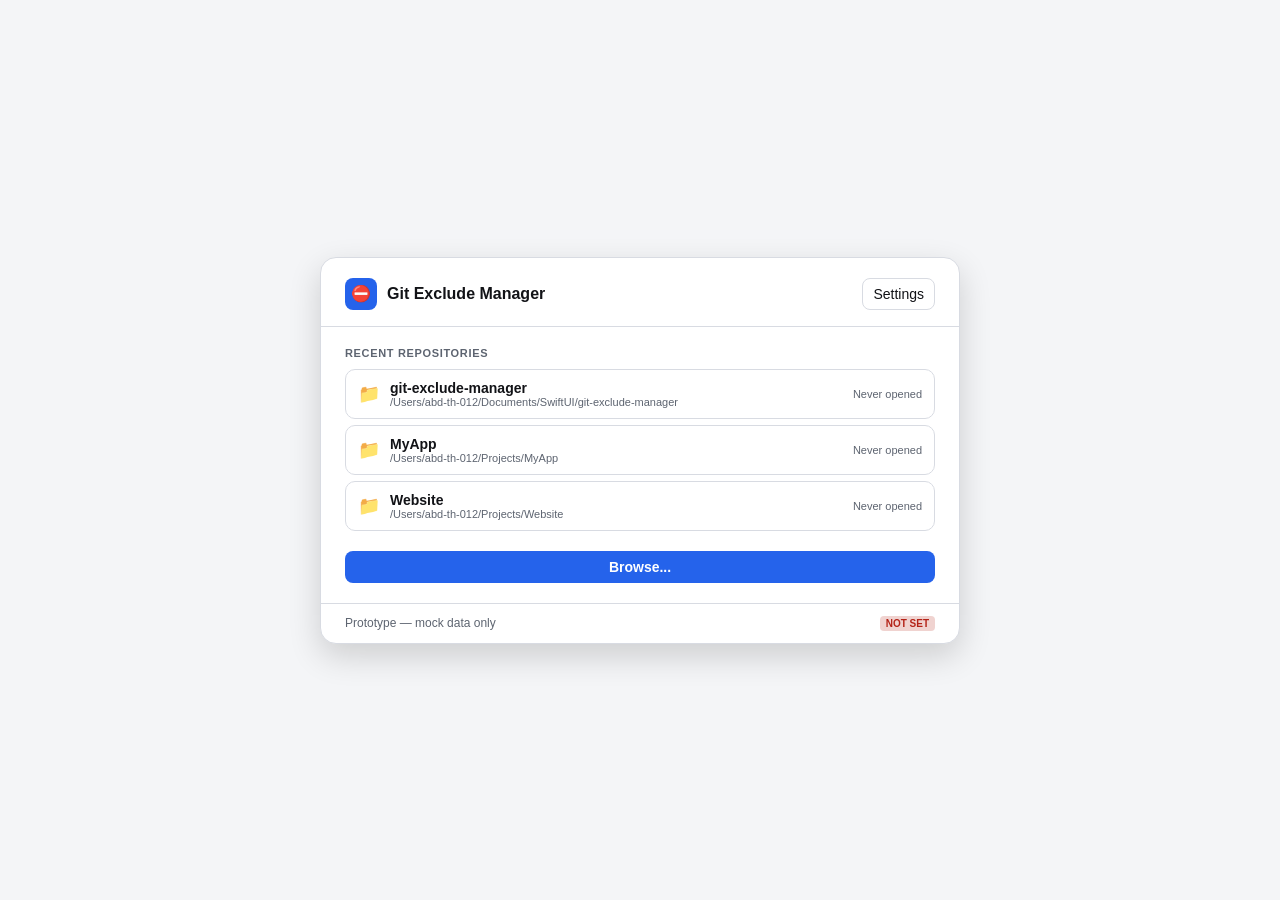
<file: .prototype/index.html>
<!doctype html>
<html lang="en">
<head>
  <meta charset="UTF-8">
  <meta name="viewport" content="width=device-width, initial-scale=1.0">
  <title>Git Exclude Manager</title>
  <link rel="stylesheet" href="stylesheets/app.css">
</head>
<body class="landing-body">
  <div class="landing-window">

    <!-- ── Header ───────────────────────────────────────── -->
    <header class="landing-header">
      <div class="landing-logo">
        <div class="landing-logo-icon">⛔</div>
        <span class="landing-title" id="landingTitle">Git Exclude Manager</span>
      </div>
      <div class="toolbar-group">
        <!-- Settings dropdown -->
        <div class="settings-menu-wrap">
          <button id="settingsButton">Settings</button>
          <div class="settings-dropdown" id="settingsDropdown">

            <div class="settings-dropdown-section-label" id="dropdownLabelLanguage">Language</div>
            <div class="language-options">
              <button class="language-option" data-lang-val="en" id="langEnglish">
                <span class="lang-icon">🇺🇸</span>
                <span id="langEnglishLabel">English</span>
              </button>
              <button class="language-option" data-lang-val="th" id="langThai">
                <span class="lang-icon">🇹🇭</span>
                <span id="langThaiLabel">ไทย</span>
              </button>
            </div>

            <div class="settings-dropdown-divider"></div>

            <div class="settings-dropdown-section-label" id="dropdownLabelAppearance">Appearance</div>
            <div class="theme-options">
              <button class="theme-option" data-theme-val="system" id="themeSystem">
                <span class="theme-icon">💻</span>
                <span id="themeSystemLabel">System</span>
              </button>
              <button class="theme-option" data-theme-val="light" id="themeLight">
                <span class="theme-icon">☀️</span>
                <span id="themeLightLabel">Light</span>
              </button>
              <button class="theme-option" data-theme-val="dark" id="themeDark">
                <span class="theme-icon">🌙</span>
                <span id="themeDarkLabel">Dark</span>
              </button>
            </div>

            <div class="settings-dropdown-divider"></div>

            <button class="settings-dropdown-item" id="openAiSettingsItem">
              <span class="item-icon">🤖</span>
              <span class="item-label" id="dropdownLabelAiApi">AI API Settings</span>
              <span class="item-badge" id="aiApiStatusBadge">Not Set</span>
            </button>

            <div class="settings-dropdown-divider"></div>

            <button class="settings-dropdown-item" id="openHelpItem">
              <span class="item-icon">❓</span>
              <span class="item-label" id="dropdownLabelHelp">Help</span>
            </button>
            <button class="settings-dropdown-item" id="openAboutItem">
              <span class="item-icon">ℹ️</span>
              <span class="item-label" id="dropdownLabelAbout">About</span>
            </button>

          </div>
        </div>
      </div>
    </header>

    <!-- ── Body ─────────────────────────────────────────── -->
    <div class="landing-body-content">

      <div class="landing-section-label" id="recentLabel"></div>
      <div id="recentList" class="recent-list"></div>

      <div class="landing-actions">
        <button class="primary" id="browseButton" style="flex:1;"></button>
      </div>

    </div>

    <!-- ── Footer ───────────────────────────────────────── -->
    <footer class="landing-footer">
      <span style="font-size:12px; color:var(--sub);" id="footerNote"></span>
      <span id="aiStatusBadge" class="badge warn"></span>
    </footer>

  </div>

  <!-- ── Settings dialog ──────────────────────────────────── -->
  <dialog id="settingsDialog">
    <form method="dialog" id="settingsForm">
      <div class="modal-head" id="settingsTitle">AI API Settings</div>
      <div class="modal-body settings-grid">
        <label class="field">
          <span class="label" id="labelProvider">Provider</span>
          <select id="settingsProvider">
            <option value="openai">OpenAI</option>
            <option value="anthropic">Anthropic</option>
            <option value="google">Google</option>
            <option value="other">Other</option>
          </select>
        </label>
        <label class="field">
          <span class="label" id="labelApiKey">API Key</span>
          <input id="settingsApiKey" type="password" placeholder="sk-...">
        </label>
        <div class="settings-auto-note" id="settingsAutoNote"></div>
      </div>
      <div class="modal-foot">
        <button value="cancel" id="settingsCancelButton">Cancel</button>
        <button class="primary" value="default" id="settingsSaveButton">Save</button>
      </div>
    </form>
  </dialog>

  <!-- ── About dialog ──────────────────────────────────────── -->
  <dialog id="aboutDialog">
    <div class="modal-head" style="display:flex; justify-content:space-between; align-items:center;">
      <span id="aboutTitle">About</span>
      <button type="button" id="aboutCloseButton" style="font-size:12px; padding:4px 10px;">Close</button>
    </div>
    <div class="modal-body" style="padding:0 20px 20px;">
      <div class="about-logo">
        <div class="about-logo-icon">⛔</div>
        <div class="about-app-name">Git Exclude Manager</div>
        <div class="about-version">Version 0.1.0 (Prototype)</div>
      </div>
      <div class="about-desc">
        Manage your <code>.git/info/exclude</code> files visually.<br>
        Patterns are ignored locally only and never committed.
      </div>
      <div class="about-desc" style="font-size:11px;">
        Built with Swift + SwiftUI · macOS 14+<br>
        © 2026 — MIT License
      </div>
    </div>
  </dialog>

  <!-- ── Help dialog ────────────────────────────────────────── -->
  <dialog id="helpDialog">
    <div class="modal-head" style="display:flex; justify-content:space-between; align-items:center;">
      <span id="helpTitle">Help</span>
      <button type="button" id="helpCloseButton" style="font-size:12px; padding:4px 10px;">Close</button>
    </div>
    <div class="modal-body" style="padding:14px;">
      <div class="help-list">
        <div class="help-item">
          <div class="help-item-icon">📁</div>
          <div class="help-item-body">
            <div class="help-item-title" id="helpItem1Title">Open a Repository</div>
            <div class="help-item-desc" id="helpItem1Desc">Click a recent repository to open it, or use <strong>Browse…</strong> to pick a new folder.</div>
          </div>
        </div>
        <div class="help-item">
          <div class="help-item-icon">✏️</div>
          <div class="help-item-body">
            <div class="help-item-title" id="helpItem2Title">Manage Patterns</div>
            <div class="help-item-desc" id="helpItem2Desc">After opening a repository, add, edit, reorder or toggle patterns in the <code>.git/info/exclude</code> file.</div>
          </div>
        </div>
        <div class="help-item">
          <div class="help-item-icon">🤖</div>
          <div class="help-item-body">
            <div class="help-item-title" id="helpItem3Title">AI Features</div>
            <div class="help-item-desc" id="helpItem3Desc">Configure your AI API key in Settings to enable comment generation and the AI chat assistant.</div>
          </div>
        </div>
      </div>
    </div>
  </dialog>

  <script src="javascripts/shared.js"></script>
  <script>
    let lang = loadStoredLanguage();
    let theme = loadStoredTheme();

    function tl(key) { return t(key, lang); }

    // ── DOM refs ─────────────────────────────────────────────
    const elRecent           = document.getElementById("recentList");
    const elBrowse           = document.getElementById("browseButton");
    const elTitle            = document.getElementById("landingTitle");
    const elAiBadge          = document.getElementById("aiStatusBadge");
    const elFooter           = document.getElementById("footerNote");
    const elLabel            = document.getElementById("recentLabel");
    const elSettingsButton   = document.getElementById("settingsButton");
    const elSettingsDropdown = document.getElementById("settingsDropdown");
    const elLangEnglish      = document.getElementById("langEnglish");
    const elLangThai         = document.getElementById("langThai");
    const elThemeSystem      = document.getElementById("themeSystem");
    const elThemeLight       = document.getElementById("themeLight");
    const elThemeDark        = document.getElementById("themeDark");
    const elAiApiStatusBadge = document.getElementById("aiApiStatusBadge");
    const elSettingsDialog   = document.getElementById("settingsDialog");
    const elSettingsForm     = document.getElementById("settingsForm");
    const elSettingsProvider = document.getElementById("settingsProvider");
    const elSettingsApiKey   = document.getElementById("settingsApiKey");
    const elSettingsAutoNote = document.getElementById("settingsAutoNote");
    const elSettingsCancelButton = document.getElementById("settingsCancelButton");
    const elSettingsSaveButton = document.getElementById("settingsSaveButton");
    const elAboutDialog      = document.getElementById("aboutDialog");
    const elAboutCloseButton = document.getElementById("aboutCloseButton");
    const elHelpDialog       = document.getElementById("helpDialog");
    const elHelpCloseButton  = document.getElementById("helpCloseButton");

    // ── Auto provider config ──────────────────────────────────
    const AUTO_PROVIDER_CONFIG = {
      openai:    { model: "gpt-4o",                       temperature: 0.7 },
      anthropic: { model: "claude-3-5-sonnet-20241022",   temperature: 0.7 },
      google:    { model: "gemini-1.5-pro",               temperature: 0.7 },
      other:     { model: "default",                      temperature: 0.7 }
    };

    function getAutoConfig(provider) {
      return AUTO_PROVIDER_CONFIG[provider] || AUTO_PROVIDER_CONFIG.other;
    }

    // ── Dropdown ──────────────────────────────────────────────
    function toggleDropdown() {
      elSettingsDropdown.classList.toggle("open");
    }

    function closeDropdown() {
      elSettingsDropdown.classList.remove("open");
    }

    // ── Language ──────────────────────────────────────────────
    function applyLanguage(val) {
      lang = val;
      persistLanguage(val);
      [elLangEnglish, elLangThai].forEach(btn => {
        btn.classList.toggle("active", btn.dataset.langVal === val);
      });
      applyI18n();
      updateDropdownI18n();
      renderRecent();
      renderAiBadge();
    }

    // ── Theme ─────────────────────────────────────────────────
    function applyTheme(val) {
      theme = val;
      persistTheme(val);
      if (val === "system") {
        document.documentElement.removeAttribute("data-theme");
      } else {
        document.documentElement.setAttribute("data-theme", val);
      }
      [elThemeSystem, elThemeLight, elThemeDark].forEach(btn => {
        btn.classList.toggle("active", btn.dataset.themeVal === val);
      });
    }

    // ── Settings dialog ───────────────────────────────────────
    function updateAutoNote() {
      const cfg = getAutoConfig(elSettingsProvider.value);
      elSettingsAutoNote.textContent = lang === "th"
        ? `⚡ ระบบจะใช้ ${cfg.model} โดยอัตโนมัติ`
        : `⚡ Model and temperature are set automatically: ${cfg.model}`;
    }

    function openSettings() {
      const stored = loadStoredSettings({ provider: "openai", apiKey: "" });
      elSettingsProvider.value = stored.provider;
      elSettingsApiKey.value   = stored.apiKey;
      updateAutoNote();
      closeDropdown();
      elSettingsDialog.showModal();
    }

    function saveSettings() {
      const provider = elSettingsProvider.value;
      const apiKey   = elSettingsApiKey.value.trim();
      const cfg      = getAutoConfig(provider);
      persistSettings({ provider, apiKey, model: cfg.model, temperature: cfg.temperature });
      renderAiBadge();
      updateDropdownI18n();
    }

    // ── Recent list ───────────────────────────────────────────
    function renderRecent() {
      const recent = loadRecentRepos();
      elRecent.innerHTML = "";

      const mockItems = MOCK_REPOSITORIES.map(r => {
        const stored = recent.find(rr => rr.id === r.id);
        return stored ? { ...r, lastOpened: stored.lastOpened } : { ...r, lastOpened: null };
      });

      const sorted = [
        ...mockItems.filter(r => r.lastOpened !== null).sort((a, b) => b.lastOpened - a.lastOpened),
        ...mockItems.filter(r => r.lastOpened === null)
      ];

      sorted.forEach(repo => {
        const a = document.createElement("a");
        a.className = "recent-item";
        a.href = "main.html?repo=" + repo.id;

        const icon = document.createElement("div");
        icon.className   = "recent-item-icon";
        icon.textContent = "📁";

        const info = document.createElement("div");
        info.className = "recent-item-info";
        const name = document.createElement("div");
        name.className   = "recent-item-name";
        name.textContent = repo.name;
        const path = document.createElement("div");
        path.className   = "recent-item-path";
        path.textContent = repo.path;
        info.append(name, path);

        const time = document.createElement("div");
        time.className   = "recent-item-time";
        time.textContent = repo.lastOpened
          ? relativeTime(repo.lastOpened, lang)
          : (lang === "th" ? "ยังไม่เคยเปิด" : "Never opened");

        a.append(icon, info, time);
        elRecent.appendChild(a);
      });
    }

    // ── AI badge ──────────────────────────────────────────────
    function renderAiBadge() {
      const stored = loadStoredSettings({ provider: "openai", apiKey: "" });
      const ok     = stored.apiKey.trim().length > 0;
      const label  = ok ? tl("ai.configured") : tl("ai.notConfigured");
      elAiBadge.textContent        = label;
      elAiBadge.className          = "badge " + (ok ? "ok" : "warn");
      elAiApiStatusBadge.textContent = label;
      elAiApiStatusBadge.className   = "item-badge " + (ok ? "ok" : "warn");
    }

    // ── i18n ──────────────────────────────────────────────────
    function applyI18n() {
      document.documentElement.lang = lang;
      document.title        = tl("window.title");
      elTitle.textContent   = tl("window.title");
      elBrowse.textContent  = tl("btn.browse");
      elLabel.textContent   = tl("label.recentRepos");
      elFooter.textContent  = lang === "th"
        ? "ต้นแบบ — ข้อมูลจำลองเท่านั้น"
        : "Prototype — mock data only";
      elSettingsButton.textContent = tl("btn.settings");
    }

    function updateDropdownI18n() {
      document.getElementById("dropdownLabelLanguage").textContent = lang === "th" ? "ภาษา" : "Language";
      document.getElementById("langEnglishLabel").textContent = "English";
      document.getElementById("langThaiLabel").textContent = "ไทย";
      document.getElementById("dropdownLabelAppearance").textContent = lang === "th" ? "ธีม" : "Appearance";
      document.getElementById("themeSystemLabel").textContent = lang === "th" ? "ระบบ"  : "System";
      document.getElementById("themeLightLabel").textContent  = lang === "th" ? "สว่าง" : "Light";
      document.getElementById("themeDarkLabel").textContent   = lang === "th" ? "มืด"   : "Dark";
      document.getElementById("dropdownLabelAiApi").textContent = lang === "th" ? "ตั้งค่า AI API" : "AI API Settings";
      document.getElementById("dropdownLabelHelp").textContent  = lang === "th" ? "วิธีใช้"        : "Help";
      document.getElementById("dropdownLabelAbout").textContent = lang === "th" ? "เกี่ยวกับ"       : "About";
      document.getElementById("aboutTitle").textContent  = lang === "th" ? "เกี่ยวกับ" : "About";
      document.getElementById("helpTitle").textContent   = lang === "th" ? "วิธีใช้"   : "Help";
      document.getElementById("settingsTitle").textContent = lang === "th" ? "การตั้งค่า AI API" : "AI API Settings";
      document.getElementById("labelProvider").textContent = lang === "th" ? "ผู้ให้บริการ" : "Provider";
      document.getElementById("labelApiKey").textContent   = lang === "th" ? "API Key"       : "API Key";
      elSettingsCancelButton.textContent = tl("btn.cancel");
      elSettingsSaveButton.textContent   = tl("btn.save");
      document.getElementById("aboutCloseButton").textContent = tl("btn.close");
      document.getElementById("helpCloseButton").textContent  = tl("btn.close");
      // Help items
      const help = [
        { t: lang === "th" ? "เปิดที่เก็บ"          : "Open a Repository",
          d: lang === "th" ? "คลิกที่เก็บล่าสุดหรือกด Browse…" : "Click a recent repository or use Browse… to pick a folder." },
        { t: lang === "th" ? "จัดการ Pattern"        : "Manage Patterns",
          d: lang === "th" ? "เพิ่ม แก้ไข จัดเรียง หรือเปิด/ปิด pattern" : "Add, edit, reorder or toggle patterns in .git/info/exclude." },
        { t: lang === "th" ? "ฟีเจอร์ AI"            : "AI Features",
          d: lang === "th" ? "ตั้งค่า API key เพื่อใช้ AI สร้าง comment และ chat" : "Set your API key in Settings to enable AI comment generation and chat." }
      ];
      [1,2,3].forEach((n, i) => {
        const titleEl = document.getElementById("helpItem" + n + "Title");
        const descEl  = document.getElementById("helpItem" + n + "Desc");
        if (titleEl) titleEl.textContent = help[i].t;
        if (descEl)  descEl.textContent  = help[i].d;
      });
    }

    // ── Event listeners ──────────────────────────────────────
    [elLangEnglish, elLangThai].forEach(btn => {
      btn.addEventListener("click", () => applyLanguage(btn.dataset.langVal));
    });

    elSettingsButton.addEventListener("click", ev => {
      ev.stopPropagation();
      toggleDropdown();
    });

    document.addEventListener("click", ev => {
      if (!elSettingsDropdown.contains(ev.target) && ev.target !== elSettingsButton) {
        closeDropdown();
      }
    });

    [elThemeSystem, elThemeLight, elThemeDark].forEach(btn => {
      btn.addEventListener("click", () => applyTheme(btn.dataset.themeVal));
    });

    document.getElementById("openAiSettingsItem").addEventListener("click", openSettings);
    document.getElementById("openAboutItem").addEventListener("click", () => { closeDropdown(); elAboutDialog.showModal(); });
    document.getElementById("openHelpItem").addEventListener("click",  () => { closeDropdown(); elHelpDialog.showModal(); });

    elAboutCloseButton.addEventListener("click", () => elAboutDialog.close());
    elHelpCloseButton.addEventListener("click",  () => elHelpDialog.close());

    elSettingsProvider.addEventListener("change", updateAutoNote);

    // Cancel button - just close dialog without saving
    elSettingsCancelButton.addEventListener("click", ev => {
      ev.preventDefault();
      elSettingsDialog.close();
    });

    // Save button and form submit - save settings
    elSettingsSaveButton.addEventListener("click", ev => {
      ev.preventDefault();
      saveSettings();
      elSettingsDialog.close();
    });

    elSettingsForm.addEventListener("submit", ev => {
      ev.preventDefault();
      // Only save if it's not a cancel action
      if (ev.submitter && ev.submitter === elSettingsSaveButton) {
        saveSettings();
      }
      elSettingsDialog.close();
    });

    elBrowse.addEventListener("click", () => {
      const repo = MOCK_REPOSITORIES[0];
      saveRecentRepo(repo);
      window.location.href = "main.html?repo=" + repo.id;
    });

    // ── Boot ──────────────────────────────────────────────────
    applyLanguage(lang);
    applyTheme(theme);
    applyI18n();
    updateDropdownI18n();
    renderRecent();
    renderAiBadge();
  </script>
</body>
</html>
</file>
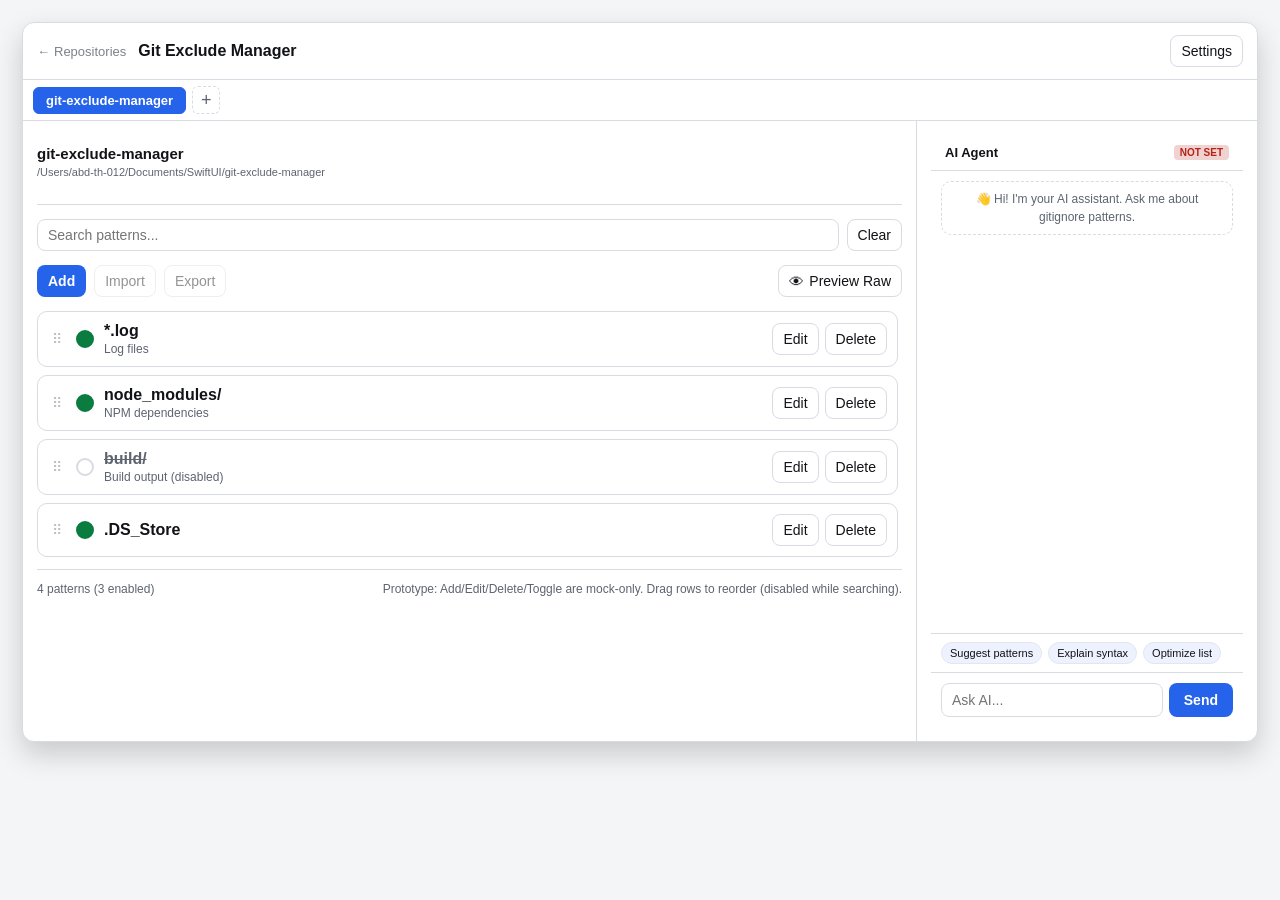
<file: .prototype/main.html>
<!doctype html>
<html lang="en">
<head>
  <meta charset="UTF-8">
  <meta name="viewport" content="width=device-width, initial-scale=1.0">
  <title>Git Exclude Manager</title>
  <link rel="stylesheet" href="stylesheets/app.css">
</head>
<body>
  <main class="window">

    <!-- ── Toolbar ──────────────────────────────────────── -->
    <header class="toolbar">
      <div style="display:flex; align-items:center; gap:12px;">
        <a href="index.html" class="back-link" title="Back to Repositories">
          ← <span id="backLinkLabel">Repositories</span>
        </a>
        <span class="title" id="windowTitle">Git Exclude Manager</span>
      </div>
      <div class="toolbar-group">
        <!-- Settings dropdown -->
        <div class="settings-menu-wrap">
          <button id="settingsButton" data-i18n="btn.settings"></button>
          <div class="settings-dropdown" id="settingsDropdown">

            <!-- Language -->
            <div class="settings-dropdown-section-label" id="dropdownLabelLanguage">Language</div>
            <div class="language-options">
              <button class="language-option" data-lang-val="en" id="langEnglish">
                <span class="lang-icon">🇺🇸</span>
                <span id="langEnglishLabel">English</span>
              </button>
              <button class="language-option" data-lang-val="th" id="langThai">
                <span class="lang-icon">🇹🇭</span>
                <span id="langThaiLabel">ไทย</span>
              </button>
            </div>

            <div class="settings-dropdown-divider"></div>

            <!-- Appearance -->
            <div class="settings-dropdown-section-label" id="dropdownLabelAppearance">Appearance</div>
            <div class="theme-options">
              <button class="theme-option" data-theme-val="system" id="themeSystem">
                <span class="theme-icon">💻</span>
                <span id="themeSystemLabel">System</span>
              </button>
              <button class="theme-option" data-theme-val="light" id="themeLight">
                <span class="theme-icon">☀️</span>
                <span id="themeLightLabel">Light</span>
              </button>
              <button class="theme-option" data-theme-val="dark" id="themeDark">
                <span class="theme-icon">🌙</span>
                <span id="themeDarkLabel">Dark</span>
              </button>
            </div>

            <div class="settings-dropdown-divider"></div>

            <!-- AI API Settings -->
            <button class="settings-dropdown-item" id="openAiSettingsItem">
              <span class="item-icon">🤖</span>
              <span class="item-label" id="dropdownLabelAiApi">AI API Settings</span>
              <span class="item-badge" id="aiApiStatusBadge">Not Set</span>
            </button>

            <div class="settings-dropdown-divider"></div>

            <!-- Help & About -->
            <button class="settings-dropdown-item" id="openHelpItem">
              <span class="item-icon">❓</span>
              <span class="item-label" id="dropdownLabelHelp">Help</span>
            </button>
            <button class="settings-dropdown-item" id="openAboutItem">
              <span class="item-icon">ℹ️</span>
              <span class="item-label" id="dropdownLabelAbout">About</span>
            </button>

          </div>
        </div>
      </div>
    </header>

    <!-- ── Repository tab bar ───────────────────────────── -->
    <div class="repo-tabs" id="repoTabsBar">
      <div id="repoTabs" style="display:contents;"></div>
      <button class="repo-tab-add" id="openRepoButton" title="Open Repository">+</button>
    </div>

    <!-- ── 2-column content ─────────────────────────────── -->
    <section class="content">

      <!-- Middle panel: pattern list -->
      <section class="panel">
        <div class="repo-info-block">
          <div class="repo-info-name" id="repoName"></div>
          <div class="repo-info-path" id="repoPath"></div>
          <div class="error" id="errorText"></div>
        </div>

        <div class="section search-wrap">
          <input id="searchInput" type="text" data-i18n-placeholder="placeholder.search" aria-label="Search patterns">
          <button id="clearSearch">Clear</button>
        </div>

        <div class="section" style="display:flex; justify-content:space-between; align-items:center; gap:8px;">
          <div style="display:flex; gap:8px;">
            <button class="primary" id="addButton" data-i18n="btn.add"></button>
            <button id="importButton" data-i18n="btn.import" disabled></button>
            <button id="exportButton" data-i18n="btn.export" disabled></button>
          </div>
          <button id="previewRawButton" data-i18n="btn.previewRaw" style="display:flex; align-items:center; gap:5px;">
            <span style="font-size:15px; line-height:1;">👁</span>
          </button>
        </div>

        <div id="loadingState" class="loading" hidden></div>
        <div id="emptyState"   class="empty"   hidden></div>
        <div id="list"         class="list"></div>

        <div class="status">
          <span id="patternCountText"></span>
          <span id="hintText"></span>
        </div>
      </section>

      <!-- Right panel: AI chat -->
      <aside class="panel chat-panel">
        <div class="chat-header">
          <span data-i18n="chat.title"></span>
          <span id="aiStatusBadge" class="badge warn"></span>
        </div>

        <div class="chat-messages" id="chatMessages"></div>

        <div class="quick-prompts">
          <button type="button" class="quick-prompt" data-prompt="suggest">Suggest patterns</button>
          <button type="button" class="quick-prompt" data-prompt="explain">Explain syntax</button>
          <button type="button" class="quick-prompt" data-prompt="optimize">Optimize list</button>
        </div>

        <div class="chat-input-wrap">
          <input id="chatInput" type="text" data-i18n-placeholder="chat.placeholder" aria-label="Chat message">
          <button type="button" id="chatSendButton" class="primary" data-i18n="btn.send"></button>
        </div>
      </aside>

    </section>
  </main>

  <!-- ── Editor dialog ──────────────────────────────────── -->
  <dialog id="editorDialog">
    <form method="dialog" id="editorForm">
      <div class="modal-head" id="dialogTitle"></div>
      <div class="modal-body">
        <label class="field">
          <span class="label" data-i18n="label.pattern"></span>
          <input id="patternInput" type="text" data-i18n-placeholder="placeholder.pattern" required>
        </label>
        <button type="button" id="generateCommentButton"
                style="width:100%; padding:8px; margin:4px 0;"
                data-i18n="btn.generateComment"
                data-i18n-title="hint.generateComment"
                hidden></button>
        <label class="field">
          <span class="label" data-i18n="label.comment"></span>
          <input id="commentInput" type="text" data-i18n-placeholder="placeholder.comment">
          <span class="field-hint" id="generateCommentHint"></span>
        </label>
        <div class="error" id="dialogError"></div>
      </div>
      <div class="modal-foot">
        <button value="cancel" id="editorCancelButton" data-i18n="btn.cancel"></button>
        <button class="primary" value="default" id="editorSaveButton" data-i18n="btn.save"></button>
      </div>
    </form>
  </dialog>

  <!-- ── Settings dialog ────────────────────────────────── -->
  <dialog id="settingsDialog">
    <form method="dialog" id="settingsForm">
      <div class="modal-head" data-i18n="settings.title"></div>
      <div class="modal-body settings-grid">
        <label class="field">
          <span class="label" data-i18n="settings.provider"></span>
          <select id="settingsProvider">
            <option value="openai">OpenAI</option>
            <option value="anthropic">Anthropic</option>
            <option value="google">Google</option>
            <option value="other">Other</option>
          </select>
        </label>
        <label class="field">
          <span class="label" data-i18n="settings.apiKey"></span>
          <input id="settingsApiKey" type="password" data-i18n-placeholder="settings.apiKeyPlaceholder">
        </label>
        <div class="settings-auto-note" id="settingsAutoNote"></div>
      </div>
      <div class="modal-foot">
        <button value="cancel" id="settingsCancelButton" data-i18n="btn.cancel"></button>
        <button class="primary" value="default" id="settingsSaveButton" data-i18n="btn.save"></button>
      </div>
    </form>
  </dialog>

  <!-- ── Raw preview dialog ─────────────────────────────── -->
  <dialog id="rawPreviewDialog">
    <div class="modal-head" style="display:flex; justify-content:space-between; align-items:center;">
      <span id="rawPreviewTitle"></span>
      <div style="display:flex; gap:6px;">
        <button type="button" id="rawPreviewCopyButton" style="font-size:12px; padding:4px 10px;"></button>
        <button type="button" id="rawPreviewCloseButton" data-i18n="btn.close" style="font-size:12px; padding:4px 10px;"></button>
      </div>
    </div>
    <div class="modal-body" style="padding:14px;">
      <div class="raw-path" id="rawPreviewPath"></div>
      <textarea class="raw-preview-area" id="rawPreviewContent" readonly spellcheck="false" aria-label="Raw file content"></textarea>
    </div>
  </dialog>

  <!-- ── About dialog ──────────────────────────────────────── -->
  <dialog id="aboutDialog">
    <div class="modal-head" style="display:flex; justify-content:space-between; align-items:center;">
      <span id="aboutTitle">About</span>
      <button type="button" id="aboutCloseButton" style="font-size:12px; padding:4px 10px;" data-i18n="btn.close"></button>
    </div>
    <div class="modal-body" style="padding:0 20px 20px;">
      <div class="about-logo">
        <div class="about-logo-icon">⛔</div>
        <div class="about-app-name">Git Exclude Manager</div>
        <div class="about-version" id="aboutVersion">Version 0.1.0 (Prototype)</div>
      </div>
      <div class="about-desc" id="aboutDesc">
        Manage your <code>.git/info/exclude</code> files visually.<br>
        Patterns are ignored locally only and never committed.
      </div>
      <div class="about-desc" style="font-size:11px;" id="aboutCredit">
        Built with Swift + SwiftUI · macOS 14+<br>
        © 2026 — MIT License
      </div>
    </div>
  </dialog>

  <!-- ── Help dialog ────────────────────────────────────────── -->
  <dialog id="helpDialog">
    <div class="modal-head" style="display:flex; justify-content:space-between; align-items:center;">
      <span id="helpTitle">Help</span>
      <button type="button" id="helpCloseButton" style="font-size:12px; padding:4px 10px;" data-i18n="btn.close"></button>
    </div>
    <div class="modal-body" style="padding:14px;">
      <div class="help-list" id="helpList">
        <div class="help-item">
          <div class="help-item-icon">➕</div>
          <div class="help-item-body">
            <div class="help-item-title" id="helpItem1Title">Add a Pattern</div>
            <div class="help-item-desc" id="helpItem1Desc">Click <strong>Add</strong> to create a new ignore pattern. Patterns support glob syntax (e.g. <code>*.log</code>, <code>build/</code>).</div>
          </div>
        </div>
        <div class="help-item">
          <div class="help-item-icon">🔘</div>
          <div class="help-item-body">
            <div class="help-item-title" id="helpItem2Title">Enable / Disable</div>
            <div class="help-item-desc" id="helpItem2Desc">Click the circle toggle on each row to enable or disable a pattern without deleting it.</div>
          </div>
        </div>
        <div class="help-item">
          <div class="help-item-icon">⠿</div>
          <div class="help-item-body">
            <div class="help-item-title" id="helpItem3Title">Reorder Patterns</div>
            <div class="help-item-desc" id="helpItem3Desc">Drag the <strong>⠿</strong> handle on the left of each row to reorder. Drag is disabled while the search box is active.</div>
          </div>
        </div>
        <div class="help-item">
          <div class="help-item-icon">👁</div>
          <div class="help-item-body">
            <div class="help-item-title" id="helpItem4Title">Preview Raw File</div>
            <div class="help-item-desc" id="helpItem4Desc">Click the <strong>👁 Preview Raw</strong> button to see the exact content that will be written to <code>.git/info/exclude</code>.</div>
          </div>
        </div>
        <div class="help-item">
          <div class="help-item-icon">✨</div>
          <div class="help-item-body">
            <div class="help-item-title" id="helpItem5Title">AI Generate Comment</div>
            <div class="help-item-desc" id="helpItem5Desc">When adding or editing a pattern, enter a pattern name and click <strong>✨ AI Generate</strong> to auto-fill a contextual comment.</div>
          </div>
        </div>
      </div>
    </div>
  </dialog>

  <!-- ── Open Repository dialog ─────────────────────────── -->
  <dialog id="openRepoDialog">
    <div class="modal-head" style="display:flex; justify-content:space-between; align-items:center;">
      <span id="openRepoTitle"></span>
      <button type="button" id="openRepoCloseButton" data-i18n="btn.close" style="font-size:12px; padding:4px 10px;"></button>
    </div>
    <div class="modal-body">
      <div class="settings-dropdown-section-label" id="openRepoRecentLabel"></div>
      <div class="open-repo-list" id="openRepoList"></div>
      <div class="open-repo-empty" id="openRepoEmpty" hidden></div>
      <div class="open-repo-divider"></div>
      <div style="display:flex; gap:8px;">
        <button id="openRepoBrowseButton" data-i18n="btn.browse" style="flex:1;"></button>
      </div>
    </div>
  </dialog>

  <script src="javascripts/shared.js"></script>
  <script src="javascripts/main.js"></script>
</body>
</html>
</file>
<file: .prototype/stylesheets/app.css>
/* =============================================================
   app.css — Shared styles for Git Exclude Manager Prototype
   Used by: index.html, main.html
   ============================================================= */

:root {
  color-scheme: light dark;
  --bg: #f4f5f7;
  --panel: #ffffff;
  --line: #d8dbe2;
  --text: #121317;
  --sub: #5d6470;
  --ok: #0a7c3f;
  --warn: #b42318;
  --chip: #eef2ff;
  --accent: #2563eb;
}

@media (prefers-color-scheme: dark) {
  :root {
    --bg: #0f1117;
    --panel: #191d26;
    --line: #2b3445;
    --text: #e9edf4;
    --sub: #99a3b5;
    --ok: #45d483;
    --warn: #ff7d6b;
    --chip: #242f47;
    --accent: #6ea8ff;
  }
}

* { box-sizing: border-box; }

body {
  margin: 0;
  font-family: -apple-system, BlinkMacSystemFont, "Segoe UI", Helvetica, Arial, sans-serif;
  background: var(--bg);
  color: var(--text);
  padding: 22px;
}

/* ── Window shell ─────────────────────────────────────────── */

.window {
  max-width: 1600px;
  margin: 0 auto;
  border: 1px solid var(--line);
  border-radius: 12px;
  background: var(--panel);
  overflow: hidden;
  box-shadow: 0 12px 28px rgba(0, 0, 0, 0.18);
}

/* ── Settings dropdown menu ───────────────────────────────── */

.settings-menu-wrap {
  position: relative;
  display: inline-block;
}

.settings-dropdown {
  display: none;
  position: absolute;
  top: calc(100% + 6px);
  right: 0;
  min-width: 220px;
  background: var(--panel);
  border: 1px solid var(--line);
  border-radius: 10px;
  box-shadow: 0 8px 24px rgba(0,0,0,0.18);
  z-index: 999;
  overflow: hidden;
  padding: 4px 0;
}

.settings-dropdown.open { display: block; }

.settings-dropdown-item {
  display: flex;
  align-items: center;
  gap: 10px;
  width: 100%;
  padding: 9px 14px;
  border: none;
  border-radius: 0;
  background: transparent;
  color: var(--text);
  font-size: 13px;
  text-align: left;
  cursor: pointer;
  transition: background 0.12s;
}

.settings-dropdown-item:hover {
  background: color-mix(in oklab, var(--chip) 60%, transparent);
}

.settings-dropdown-item .item-icon {
  font-size: 15px;
  width: 20px;
  text-align: center;
  flex-shrink: 0;
}

.settings-dropdown-item .item-label { flex: 1; }

.settings-dropdown-item .item-badge {
  font-size: 10px;
  padding: 2px 6px;
  border-radius: 4px;
  background: color-mix(in oklab, var(--chip) 80%, transparent);
  color: var(--sub);
}

.settings-dropdown-divider {
  height: 1px;
  background: var(--line);
  margin: 4px 0;
}

.settings-dropdown-section-label {
  font-size: 10px;
  font-weight: 600;
  text-transform: uppercase;
  letter-spacing: 0.06em;
  color: var(--sub);
  padding: 6px 14px 2px;
}

/* theme radio group inside dropdown */
.theme-options {
  display: flex;
  gap: 4px;
  padding: 6px 14px 8px;
}

.theme-option {
  flex: 1;
  display: flex;
  flex-direction: column;
  align-items: center;
  gap: 4px;
  padding: 6px 4px;
  border: 1px solid var(--line);
  border-radius: 8px;
  cursor: pointer;
  font-size: 11px;
  color: var(--sub);
  background: transparent;
  transition: all 0.15s;
}

.theme-option:hover {
  border-color: var(--accent);
  color: var(--text);
}

.theme-option.active {
  border-color: var(--accent);
  background: color-mix(in oklab, var(--accent) 12%, transparent);
  color: var(--accent);
  font-weight: 600;
}

.theme-option .theme-icon { font-size: 16px; }

/* ── About / Help dialog ──────────────────────────────────── */

.about-logo {
  display: flex;
  flex-direction: column;
  align-items: center;
  gap: 8px;
  padding: 20px 0 12px;
  text-align: center;
}

.about-logo-icon {
  width: 52px;
  height: 52px;
  background: var(--accent);
  border-radius: 14px;
  display: flex;
  align-items: center;
  justify-content: center;
  font-size: 26px;
}

.about-app-name {
  font-size: 17px;
  font-weight: 700;
}

.about-version {
  font-size: 12px;
  color: var(--sub);
}

.about-desc {
  font-size: 13px;
  color: var(--sub);
  line-height: 1.6;
  text-align: center;
  padding: 0 8px 8px;
}

.help-list {
  display: flex;
  flex-direction: column;
  gap: 10px;
}

.help-item {
  display: flex;
  gap: 12px;
  align-items: flex-start;
  padding: 10px 12px;
  border: 1px solid var(--line);
  border-radius: 8px;
  background: color-mix(in oklab, var(--chip) 30%, transparent);
}

.help-item-icon {
  font-size: 18px;
  flex-shrink: 0;
  margin-top: 1px;
}

.help-item-body { flex: 1; }

.help-item-title {
  font-size: 13px;
  font-weight: 600;
  margin-bottom: 2px;
}

.help-item-desc {
  font-size: 12px;
  color: var(--sub);
  line-height: 1.5;
}

/* ── Explicit theme overrides ─────────────────────────────── */

[data-theme="light"] {
  --bg: #f4f5f7; --panel: #ffffff; --line: #d8dbe2;
  --text: #121317; --sub: #5d6470; --ok: #0a7c3f;
  --warn: #b42318; --chip: #eef2ff; --accent: #2563eb;
}

[data-theme="dark"] {
  --bg: #0f1117; --panel: #191d26; --line: #2b3445;
  --text: #e9edf4; --sub: #99a3b5; --ok: #45d483;
  --warn: #ff7d6b; --chip: #242f47; --accent: #6ea8ff;
}

/* ── Toolbar ──────────────────────────────────────────────── */

.toolbar {
  display: flex;
  gap: 8px;
  align-items: center;
  justify-content: space-between;
  padding: 12px 14px;
  border-bottom: 1px solid var(--line);
}

.title { font-weight: 600; }
.toolbar-group { display: flex; gap: 8px; align-items: center; }

.back-link {
  font-size: 13px;
  color: var(--sub);
  text-decoration: none;
  display: flex;
  align-items: center;
  gap: 4px;
  opacity: 0.8;
  transition: opacity 0.15s;
}
.back-link:hover { opacity: 1; }

/* ── Form controls ────────────────────────────────────────── */

button, select, input {
  border: 1px solid var(--line);
  background: transparent;
  color: var(--text);
  border-radius: 8px;
  padding: 7px 10px;
  font-size: 14px;
}

button { cursor: pointer; }

button.primary {
  background: var(--accent);
  border-color: transparent;
  color: #fff;
  font-weight: 600;
}

button:disabled { opacity: 0.45; cursor: not-allowed; }

/* ── Repository tab bar ───────────────────────────────────── */

.repo-tabs {
  display: flex;
  align-items: center;
  gap: 2px;
  padding: 6px 10px;
  border-bottom: 1px solid var(--line);
  background: var(--panel);
  overflow-x: auto;
}

.repo-tab-wrap {
  display: flex;
  align-items: stretch;
}

.repo-tab {
  padding: 5px 12px;
  border: 1px solid var(--line);
  border-radius: 6px 0 0 6px;
  background: transparent;
  color: var(--text);
  font-size: 13px;
  white-space: nowrap;
  cursor: pointer;
  transition: all 0.15s;
}

/* solo tab (no close btn) gets full border-radius */
.repo-tab-wrap:only-of-type .repo-tab,
.repo-tab:only-child {
  border-radius: 6px;
}

.repo-tab:hover {
  background: color-mix(in oklab, var(--chip) 50%, transparent);
  border-color: var(--accent);
}

.repo-tab.active {
  background: var(--accent);
  color: #fff;
  border-color: var(--accent);
  font-weight: 600;
}

.repo-tab.close-btn {
  padding: 5px 8px;
  border-left: none;
  border-radius: 0 6px 6px 0;
  color: var(--sub);
  font-size: 13px;
  background: transparent;
  cursor: pointer;
  transition: all 0.15s;
}

.repo-tab.close-btn:hover {
  color: var(--warn);
  background: color-mix(in oklab, var(--warn) 12%, transparent);
  border-color: var(--warn);
}

.repo-tab.active ~ .close-btn,
.repo-tab-wrap:has(.active) .close-btn {
  border-color: var(--accent);
  color: rgba(255,255,255,0.75);
  background: var(--accent);
}

.repo-tab-wrap:has(.active) .close-btn:hover {
  color: #fff;
  background: color-mix(in oklab, var(--accent) 80%, var(--warn));
  border-color: color-mix(in oklab, var(--accent) 80%, var(--warn));
}

.repo-tab-add {
  flex-shrink: 0;
  width: 28px;
  height: 28px;
  padding: 0;
  border: 1px dashed var(--line);
  border-radius: 6px;
  background: transparent;
  color: var(--sub);
  font-size: 18px;
  line-height: 1;
  cursor: pointer;
  display: flex;
  align-items: center;
  justify-content: center;
  margin-left: 4px;
  transition: all 0.15s;
}

.repo-tab-add:hover {
  border-style: solid;
  border-color: var(--accent);
  color: var(--accent);
  background: color-mix(in oklab, var(--accent) 8%, transparent);
}

/* ── 3-column layout ──────────────────────────────────────── */

.content {
  display: grid;
  grid-template-columns: 1fr 340px;
  min-height: 620px;
}

.panel {
  padding: 14px;
  border-right: 1px solid var(--line);
}

.panel:last-child { border-right: 0; }

/* ── Left panel (repo info) ───────────────────────────────── */

.repo-info-block {
  display: flex;
  flex-direction: column;
  gap: 4px;
  padding: 10px 0 12px;
  border-bottom: 1px solid var(--line);
  margin-bottom: 14px;
}

.repo-info-name {
  font-weight: 600;
  font-size: 15px;
  overflow: hidden;
  text-overflow: ellipsis;
  white-space: nowrap;
}

.repo-info-path {
  font-size: 11px;
  color: var(--sub);
  word-break: break-all;
}

/* ── Chat panel ───────────────────────────────────────────── */

.chat-panel {
  display: flex;
  flex-direction: column;
  height: 100%;
  max-height: 720px;
}

.chat-header {
  padding: 10px 14px;
  border-bottom: 1px solid var(--line);
  font-weight: 600;
  font-size: 13px;
  display: flex;
  justify-content: space-between;
  align-items: center;
}

.chat-messages {
  flex: 1;
  overflow-y: auto;
  padding: 10px;
  display: flex;
  flex-direction: column;
  gap: 10px;
}

.chat-message {
  padding: 8px 12px;
  border-radius: 10px;
  max-width: 85%;
  font-size: 13px;
  line-height: 1.5;
}

.chat-message.user {
  background: var(--accent);
  color: #fff;
  align-self: flex-end;
  border-bottom-right-radius: 3px;
}

.chat-message.assistant {
  background: color-mix(in oklab, var(--panel) 92%, var(--chip));
  border: 1px solid var(--line);
  align-self: flex-start;
  border-bottom-left-radius: 3px;
}

.chat-message.system {
  background: transparent;
  border: 1px dashed var(--line);
  align-self: center;
  font-size: 12px;
  color: var(--sub);
  text-align: center;
  max-width: 100%;
}

.chat-input-wrap {
  padding: 10px;
  border-top: 1px solid var(--line);
  display: flex;
  gap: 6px;
}

.chat-input-wrap input {
  flex: 1;
  padding: 8px 10px;
}

.chat-input-wrap button { padding: 8px 14px; }

.quick-prompts {
  padding: 8px 10px;
  border-top: 1px solid var(--line);
  display: flex;
  flex-wrap: wrap;
  gap: 6px;
}

.quick-prompt {
  font-size: 11px;
  padding: 4px 8px;
  background: var(--chip);
  border: 1px solid color-mix(in oklab, var(--chip), var(--line));
  border-radius: 999px;
  cursor: pointer;
}

.quick-prompt:hover {
  background: color-mix(in oklab, var(--chip) 70%, var(--accent));
}

/* ── Settings dialog ──────────────────────────────────────── */

.settings-grid { display: grid; gap: 12px; }

.settings-auto-note {
  font-size: 12px;
  color: var(--sub);
  background: color-mix(in oklab, var(--chip) 50%, transparent);
  border: 1px solid var(--line);
  border-radius: 8px;
  padding: 8px 12px;
  line-height: 1.6;
}

.settings-grid .field {
  display: flex;
  flex-direction: column;
  gap: 6px;
}

.settings-grid .field input,
.settings-grid .field select { width: 100%; }

/* ── Badges ───────────────────────────────────────────────── */

.badge {
  display: inline-block;
  padding: 2px 6px;
  border-radius: 4px;
  font-size: 10px;
  font-weight: 600;
  text-transform: uppercase;
}

.badge.ok {
  background: color-mix(in oklab, var(--ok) 20%, transparent);
  color: var(--ok);
}

.badge.warn {
  background: color-mix(in oklab, var(--warn) 20%, transparent);
  color: var(--warn);
}

/* ── Misc shared ──────────────────────────────────────────── */

.section { margin-bottom: 14px; }

.label {
  font-size: 12px;
  color: var(--sub);
  margin-bottom: 6px;
  display: block;
}

.repo-card {
  border: 1px solid var(--line);
  border-radius: 10px;
  padding: 10px;
  background: color-mix(in oklab, var(--panel) 88%, var(--chip));
}

.repo-name { font-weight: 600; margin-bottom: 4px; }

.repo-path {
  font-size: 12px;
  color: var(--sub);
  word-break: break-all;
}

.search-wrap { display: flex; gap: 8px; align-items: center; }
.search-wrap input { width: 100%; }

/* ── Pattern list ─────────────────────────────────────────── */

.list {
  display: flex;
  flex-direction: column;
  gap: 8px;
  max-height: 425px;
  overflow: auto;
  padding-right: 4px;
}

.row {
  border: 1px solid var(--line);
  border-radius: 10px;
  padding: 10px;
  display: grid;
  grid-template-columns: 18px auto 1fr auto;
  gap: 10px;
  align-items: center;
  cursor: default;
}

.row:active { cursor: default; }

.drag-handle {
  display: flex;
  align-items: center;
  justify-content: center;
  color: var(--sub);
  font-size: 14px;
  cursor: grab;
  opacity: 0.4;
  transition: opacity 0.15s;
  user-select: none;
  padding: 2px 0;
}

.row:hover .drag-handle { opacity: 0.85; }
.drag-handle:active { cursor: grabbing; }
.row.reorder-disabled .drag-handle { cursor: not-allowed; opacity: 0.2; }

.row.dragging { opacity: 0.55; }

.row.drop-target {
  border-color: var(--accent);
  box-shadow: 0 0 0 1px color-mix(in oklab, var(--accent), transparent);
}

.row.reorder-disabled { cursor: default; }
.row.disabled .pattern { text-decoration: line-through; color: var(--sub); }

.toggle {
  width: 18px;
  height: 18px;
  border-radius: 100%;
  border: 2px solid var(--line);
  background: transparent;
  padding: 0;
}

.toggle.on {
  background: var(--ok);
  border-color: var(--ok);
}

.pattern { font-weight: 600; }
.comment { font-size: 12px; color: var(--sub); margin-top: 2px; }
.actions { display: flex; gap: 6px; }

.status {
  margin-top: 12px;
  padding-top: 12px;
  border-top: 1px solid var(--line);
  color: var(--sub);
  font-size: 12px;
  display: flex;
  justify-content: space-between;
  gap: 8px;
  flex-wrap: wrap;
}

.empty, .loading {
  border: 1px dashed var(--line);
  border-radius: 10px;
  padding: 14px;
  color: var(--sub);
  font-size: 13px;
  text-align: center;
}

.error {
  margin-top: 10px;
  font-size: 12px;
  color: var(--warn);
}

.chips { display: flex; flex-wrap: wrap; gap: 6px; margin-top: 8px; }

.chip {
  font-size: 12px;
  padding: 4px 8px;
  border-radius: 999px;
  background: var(--chip);
  border: 1px solid color-mix(in oklab, var(--chip), var(--line));
}

/* ── Dialogs ──────────────────────────────────────────────── */

dialog {
  width: min(520px, 92vw);
  border: 1px solid var(--line);
  border-radius: 12px;
  background: var(--panel);
  color: var(--text);
  padding: 0;
}

dialog::backdrop { background: rgba(0, 0, 0, 0.42); }

.modal-head, .modal-body, .modal-foot { padding: 14px; }
.modal-head { border-bottom: 1px solid var(--line); font-weight: 600; }
.modal-body { display: grid; gap: 10px; }
.modal-foot {
  border-top: 1px solid var(--line);
  display: flex;
  justify-content: end;
  gap: 8px;
}

.field input { width: 100%; }
.field .label { margin-bottom: 4px; }

.field-hint {
  display: block;
  font-size: 11px;
  color: var(--sub);
  margin-top: 4px;
  line-height: 1.4;
  opacity: 0.85;
}

/* ── Raw preview ──────────────────────────────────────────── */

.raw-preview-area {
  font-family: "SF Mono", "Fira Code", "Cascadia Code", Menlo, Consolas, monospace;
  font-size: 13px;
  line-height: 1.6;
  width: 100%;
  min-height: 320px;
  resize: vertical;
  background: color-mix(in oklab, var(--bg) 80%, var(--panel));
  border: 1px solid var(--line);
  border-radius: 8px;
  padding: 12px;
  color: var(--text);
  box-sizing: border-box;
}

.raw-path {
  font-family: "SF Mono", Menlo, monospace;
  font-size: 11px;
  color: var(--sub);
  background: color-mix(in oklab, var(--chip) 60%, transparent);
  border: 1px solid var(--line);
  border-radius: 6px;
  padding: 6px 10px;
  margin-bottom: 10px;
  word-break: break-all;
}

/* ── Landing page (index.html only) ──────────────────────── */

.landing-body {
  min-height: 100vh;
  display: flex;
  align-items: center;
  justify-content: center;
}

.landing-window {
  width: min(640px, 96vw);
  border: 1px solid var(--line);
  border-radius: 16px;
  background: var(--panel);
  box-shadow: 0 12px 32px rgba(0, 0, 0, 0.16);
  overflow: hidden;
}

.landing-header {
  padding: 20px 24px 16px;
  border-bottom: 1px solid var(--line);
  display: flex;
  align-items: center;
  justify-content: space-between;
}

.landing-logo {
  display: flex;
  align-items: center;
  gap: 10px;
}

.landing-logo-icon {
  width: 32px;
  height: 32px;
  background: var(--accent);
  border-radius: 8px;
  display: flex;
  align-items: center;
  justify-content: center;
  color: #fff;
  font-size: 16px;
}

.landing-title {
  font-size: 16px;
  font-weight: 700;
}

.landing-body-content { padding: 20px 24px; }

.landing-section-label {
  font-size: 11px;
  font-weight: 600;
  text-transform: uppercase;
  letter-spacing: 0.06em;
  color: var(--sub);
  margin-bottom: 10px;
}

.recent-list {
  display: flex;
  flex-direction: column;
  gap: 6px;
  margin-bottom: 20px;
}

.recent-item {
  display: flex;
  align-items: center;
  gap: 10px;
  padding: 10px 12px;
  border: 1px solid var(--line);
  border-radius: 10px;
  cursor: pointer;
  text-decoration: none;
  color: var(--text);
  transition: background 0.15s, border-color 0.15s;
}

.recent-item:hover {
  background: color-mix(in oklab, var(--chip) 40%, transparent);
  border-color: var(--accent);
}

.recent-item-icon {
  font-size: 18px;
  flex-shrink: 0;
}

.recent-item-info { flex: 1; min-width: 0; }

.recent-item-name {
  font-weight: 600;
  font-size: 14px;
  overflow: hidden;
  text-overflow: ellipsis;
  white-space: nowrap;
}

.recent-item-path {
  font-size: 11px;
  color: var(--sub);
  overflow: hidden;
  text-overflow: ellipsis;
  white-space: nowrap;
}

.recent-item-time {
  font-size: 11px;
  color: var(--sub);
  flex-shrink: 0;
}

.recent-empty {
  padding: 18px;
  text-align: center;
  color: var(--sub);
  font-size: 13px;
  border: 1px dashed var(--line);
  border-radius: 10px;
  margin-bottom: 20px;
}

.landing-actions {
  display: flex;
  gap: 8px;
}

.landing-footer {
  padding: 12px 24px;
  border-top: 1px solid var(--line);
  display: flex;
  justify-content: space-between;
  align-items: center;
}

/* ── Responsive ───────────────────────────────────────────── */

@media (max-width: 860px) {
  .content { grid-template-columns: 1fr; }
  .panel { border-right: 0; border-bottom: 1px solid var(--line); }
  .panel:last-child { border-bottom: 0; }
}

/* ── Language options ─────────────────────────────────── */
.language-options {
  display: flex;
  gap: 4px;
  padding: 6px 14px 8px;
}

.language-option {
  flex: 1;
  display: flex;
  flex-direction: column;
  align-items: center;
  gap: 4px;
  padding: 6px 4px;
  border: 1px solid var(--line);
  border-radius: 8px;
  cursor: pointer;
  font-size: 11px;
  color: var(--sub);
  background: transparent;
  transition: all 0.15s;
}

.language-option:hover {
  border-color: var(--accent);
  color: var(--text);
}

.language-option.active {
  border-color: var(--accent);
  background: color-mix(in oklab, var(--accent) 12%, transparent);
  color: var(--accent);
  font-weight: 600;
}

.language-option .lang-icon {
  font-size: 16px;
}

/* ── Open Repo modal ──────────────────────────────────────── */

.open-repo-list {
  display: flex;
  flex-direction: column;
  gap: 2px;
  margin-top: 4px;
}

.open-repo-item {
  display: flex;
  flex-direction: column;
  gap: 2px;
  padding: 9px 12px;
  border: 1px solid transparent;
  border-radius: 8px;
  cursor: pointer;
  background: transparent;
  text-align: left;
  width: 100%;
  transition: background 0.12s, border-color 0.12s;
}

.open-repo-item:hover {
  background: color-mix(in oklab, var(--chip) 50%, transparent);
  border-color: var(--line);
}

.open-repo-item.active {
  background: color-mix(in oklab, var(--accent) 10%, transparent);
  border-color: var(--accent);
}

.open-repo-item-name {
  font-size: 13px;
  font-weight: 600;
  color: var(--text);
}

.open-repo-item-path {
  font-size: 11px;
  color: var(--sub);
  word-break: break-all;
}

.open-repo-item-time {
  font-size: 10px;
  color: var(--sub);
  opacity: 0.7;
}

.open-repo-empty {
  font-size: 13px;
  color: var(--sub);
  text-align: center;
  padding: 20px 0;
}

.open-repo-divider {
  height: 1px;
  background: var(--line);
  margin: 10px 0;
}
</file>
